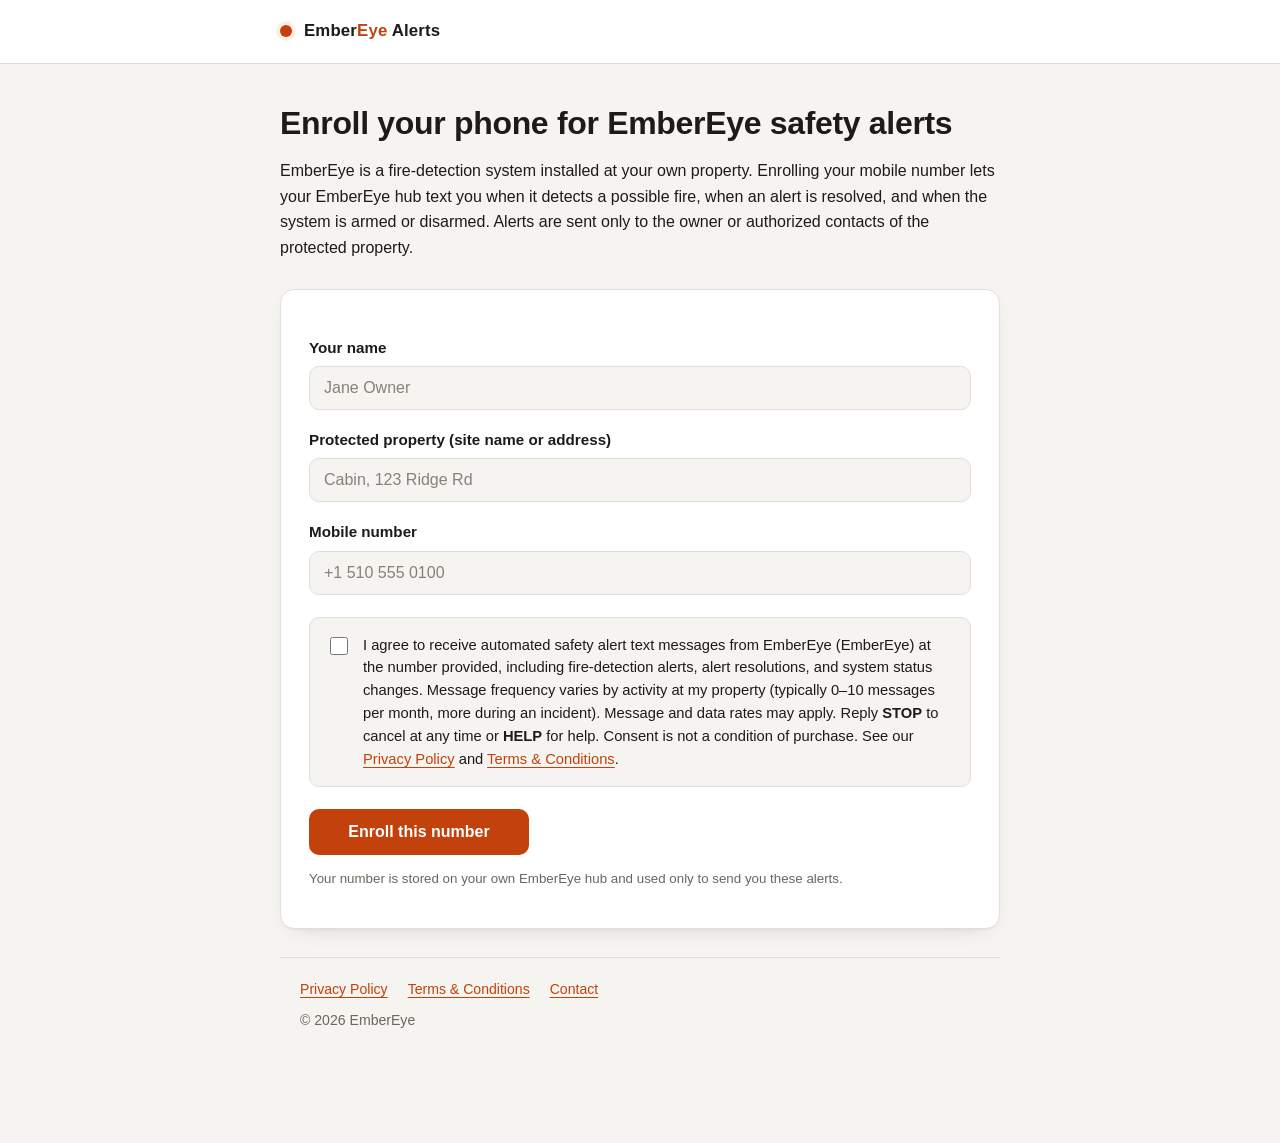
<file: index.html>
<!doctype html>
<html lang="en">
<head>
<meta charset="utf-8">
<meta name="viewport" content="width=device-width,initial-scale=1">
<title>EmberEye Alerts — SMS enrollment</title>
<link rel="stylesheet" href="style.css">
</head>
<body>
<header><div class="brand"><b>Ember<span>Eye</span> Alerts</b></div></header>
<main>

<h1>Enroll your phone for EmberEye safety alerts</h1>
<p>EmberEye is a fire-detection system installed at your own property. Enrolling your mobile number lets your EmberEye hub text you when it detects a possible fire, when an alert is resolved, and when the system is armed or disarmed. Alerts are sent only to the owner or authorized contacts of the protected property.</p>

<form id="optin" class="card" onsubmit="return submitForm(event)">
  <label for="name">Your name</label>
  <input id="name" type="text" required autocomplete="name" placeholder="Jane Owner">

  <label for="site">Protected property (site name or address)</label>
  <input id="site" type="text" required placeholder="Cabin, 123 Ridge Rd">

  <label for="phone">Mobile number</label>
  <input id="phone" type="tel" required autocomplete="tel" placeholder="+1 510 555 0100" pattern="^\+?[0-9 ()\-]{10,20}$">

  <label class="consent"><input id="consent" type="checkbox" required>
    <span>I agree to receive automated safety alert text messages from EmberEye (EmberEye) at the number provided, including fire-detection alerts, alert resolutions, and system status changes. Message frequency varies by activity at my property (typically 0–10 messages per month, more during an incident). Message and data rates may apply. Reply <strong>STOP</strong> to cancel at any time or <strong>HELP</strong> for help. Consent is not a condition of purchase. See our <a href="privacy.html">Privacy Policy</a> and <a href="terms.html">Terms &amp; Conditions</a>.</span>
  </label>

  <button type="submit">Enroll this number</button>
  <p class="muted"><small>Your number is stored on your own EmberEye hub and used only to send you these alerts.</small></p>
</form>

<div id="done" class="card hidden">
  <h2>You're enrolled</h2>
  <p>Thanks, <span id="done-name"></span>. We've recorded <strong id="done-phone"></strong> for alerts from the EmberEye system at <span class="done-site"></span>.</p>
  <p>You will receive a confirmation text shortly:</p>
  <p class="card"><em>EmberEye Alerts: You're enrolled for safety alerts from your EmberEye system at <span class="done-site"></span>. Msg frequency varies. Msg &amp; data rates may apply. Reply HELP for help, STOP to cancel.</em></p>
  <p class="muted"><small>Didn't get it within a few minutes? Check that the number is correct, then contact <a href="mailto:conormccaulley@gmail.com">conormccaulley@gmail.com</a>.</small></p>
</div>

<footer>
  <a href="privacy.html">Privacy Policy</a>
  <a href="terms.html">Terms &amp; Conditions</a>
  <a href="mailto:conormccaulley@gmail.com">Contact</a>
  <div>© 2026 EmberEye</div>
</footer>
</main>
<script>
function submitForm(e){
  e.preventDefault();
  document.getElementById('done-name').textContent=document.getElementById('name').value;
  document.getElementById('done-phone').textContent=document.getElementById('phone').value;
  document.querySelectorAll('.done-site').forEach(function(el){el.textContent=document.getElementById('site').value;});
  document.getElementById('optin').classList.add('hidden');
  document.getElementById('done').classList.remove('hidden');
  window.scrollTo(0,0);
  return false;
}
</script>
</body>
</html>
</file>
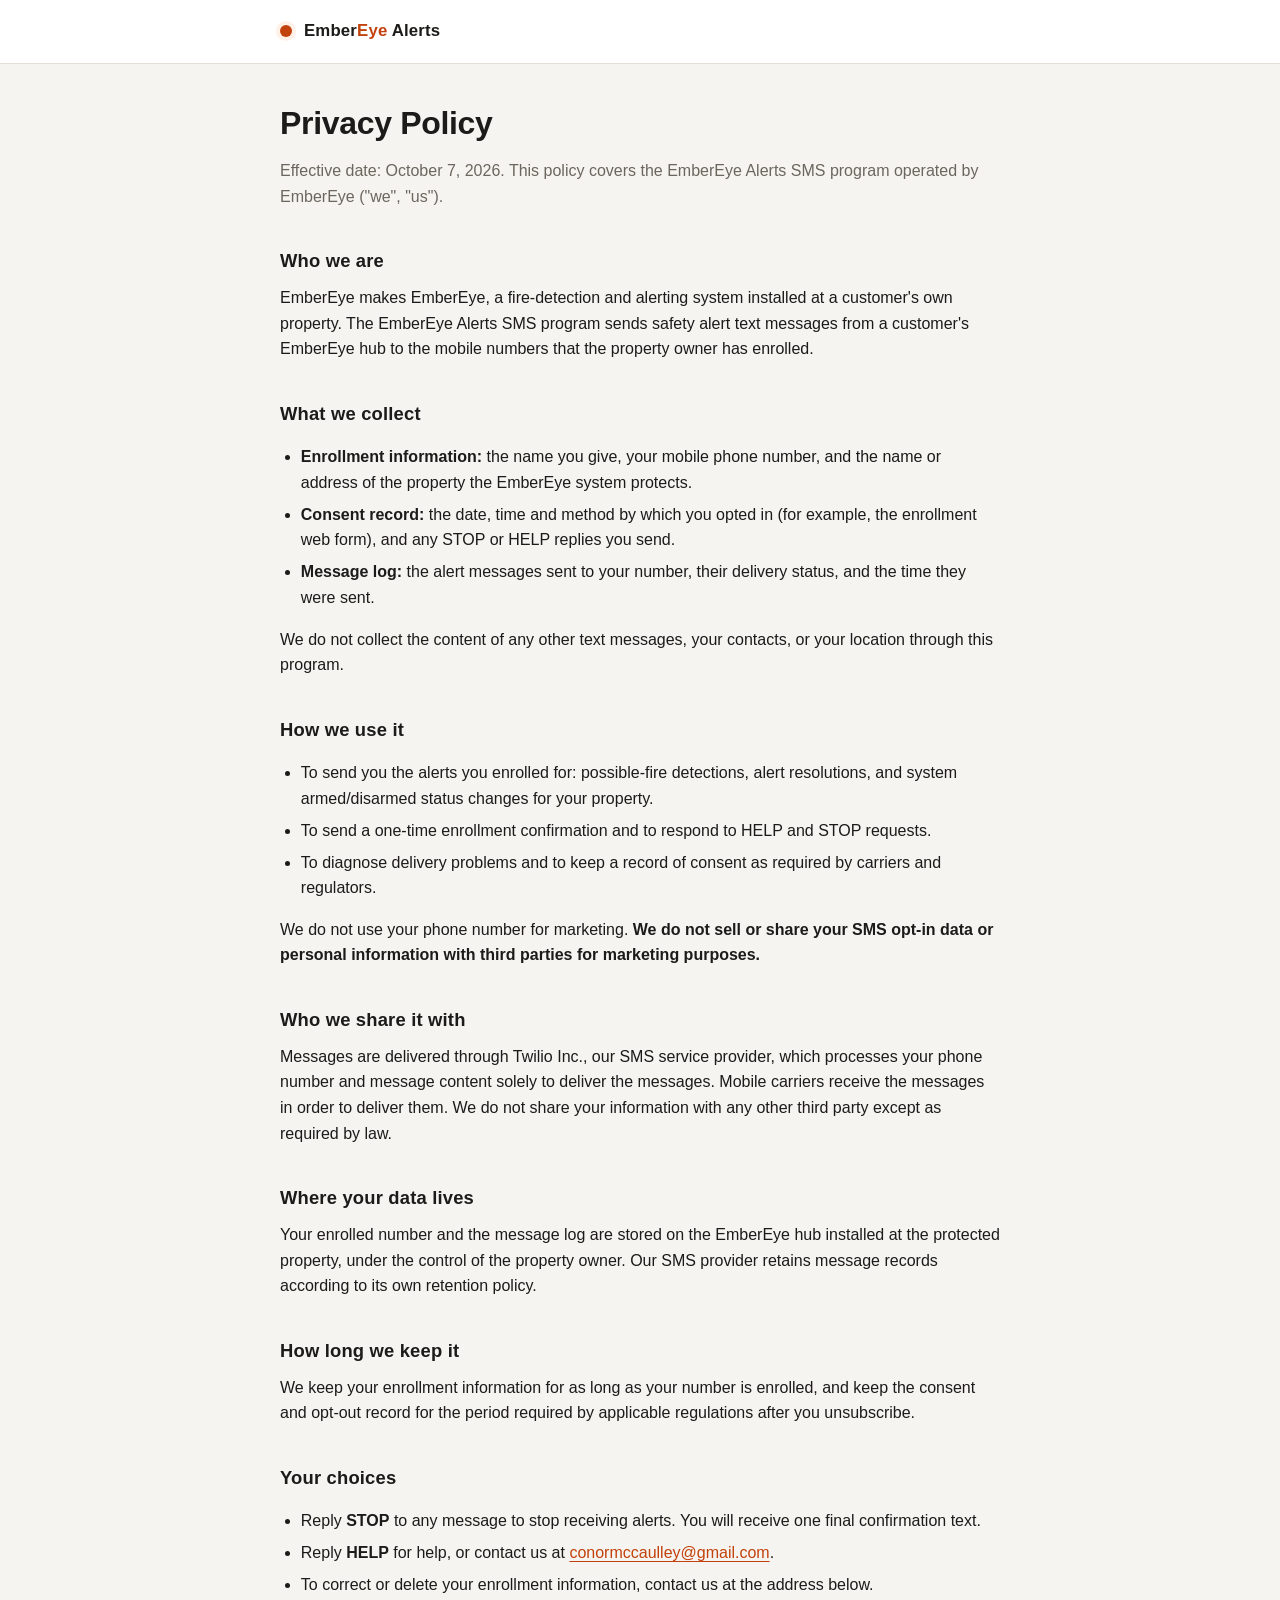
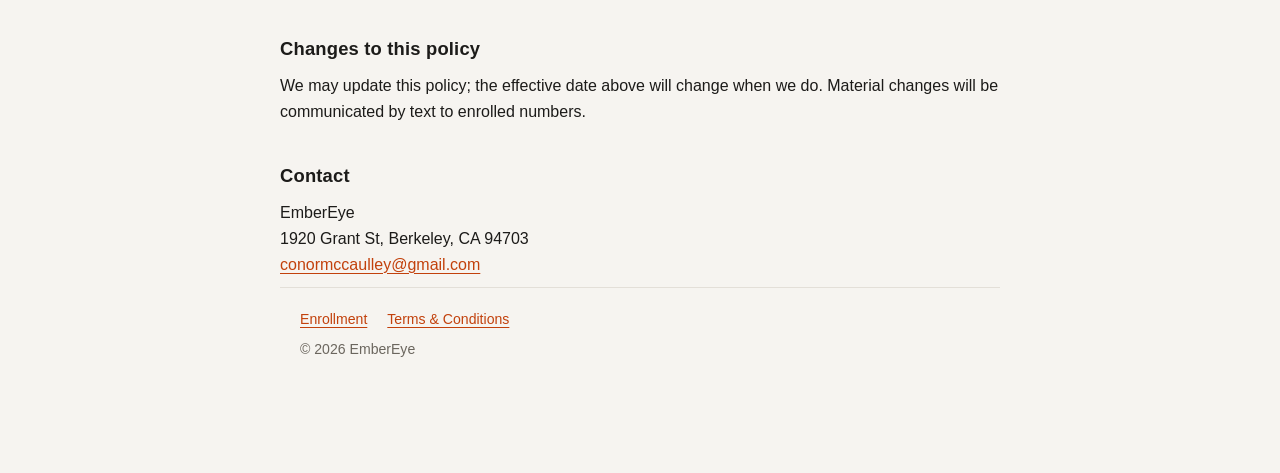
<file: privacy.html>
<!doctype html>
<html lang="en">
<head>
<meta charset="utf-8">
<meta name="viewport" content="width=device-width,initial-scale=1">
<title>Privacy Policy — EmberEye Alerts</title>
<link rel="stylesheet" href="style.css">
</head>
<body>
<header><div class="brand"><b>Ember<span>Eye</span> Alerts</b></div></header>
<main>

<h1>Privacy Policy</h1>
<p class="muted">Effective date: October 7, 2026. This policy covers the EmberEye Alerts SMS program operated by EmberEye ("we", "us").</p>

<h2>Who we are</h2>
<p>EmberEye makes EmberEye, a fire-detection and alerting system installed at a customer's own property. The EmberEye Alerts SMS program sends safety alert text messages from a customer's EmberEye hub to the mobile numbers that the property owner has enrolled.</p>

<h2>What we collect</h2>
<ul>
  <li><strong>Enrollment information:</strong> the name you give, your mobile phone number, and the name or address of the property the EmberEye system protects.</li>
  <li><strong>Consent record:</strong> the date, time and method by which you opted in (for example, the enrollment web form), and any STOP or HELP replies you send.</li>
  <li><strong>Message log:</strong> the alert messages sent to your number, their delivery status, and the time they were sent.</li>
</ul>
<p>We do not collect the content of any other text messages, your contacts, or your location through this program.</p>

<h2>How we use it</h2>
<ul>
  <li>To send you the alerts you enrolled for: possible-fire detections, alert resolutions, and system armed/disarmed status changes for your property.</li>
  <li>To send a one-time enrollment confirmation and to respond to HELP and STOP requests.</li>
  <li>To diagnose delivery problems and to keep a record of consent as required by carriers and regulators.</li>
</ul>
<p>We do not use your phone number for marketing. <strong>We do not sell or share your SMS opt-in data or personal information with third parties for marketing purposes.</strong></p>

<h2>Who we share it with</h2>
<p>Messages are delivered through Twilio Inc., our SMS service provider, which processes your phone number and message content solely to deliver the messages. Mobile carriers receive the messages in order to deliver them. We do not share your information with any other third party except as required by law.</p>

<h2>Where your data lives</h2>
<p>Your enrolled number and the message log are stored on the EmberEye hub installed at the protected property, under the control of the property owner. Our SMS provider retains message records according to its own retention policy.</p>

<h2>How long we keep it</h2>
<p>We keep your enrollment information for as long as your number is enrolled, and keep the consent and opt-out record for the period required by applicable regulations after you unsubscribe.</p>

<h2>Your choices</h2>
<ul>
  <li>Reply <strong>STOP</strong> to any message to stop receiving alerts. You will receive one final confirmation text.</li>
  <li>Reply <strong>HELP</strong> for help, or contact us at <a href="mailto:conormccaulley@gmail.com">conormccaulley@gmail.com</a>.</li>
  <li>To correct or delete your enrollment information, contact us at the address below.</li>
</ul>

<h2>Changes to this policy</h2>
<p>We may update this policy; the effective date above will change when we do. Material changes will be communicated by text to enrolled numbers.</p>

<h2>Contact</h2>
<p>EmberEye<br>1920 Grant St, Berkeley, CA 94703<br><a href="mailto:conormccaulley@gmail.com">conormccaulley@gmail.com</a></p>

<footer>
  <a href="index.html">Enrollment</a>
  <a href="terms.html">Terms &amp; Conditions</a>
  <div>© 2026 EmberEye</div>
</footer>
</main>
</body>
</html>
</file>
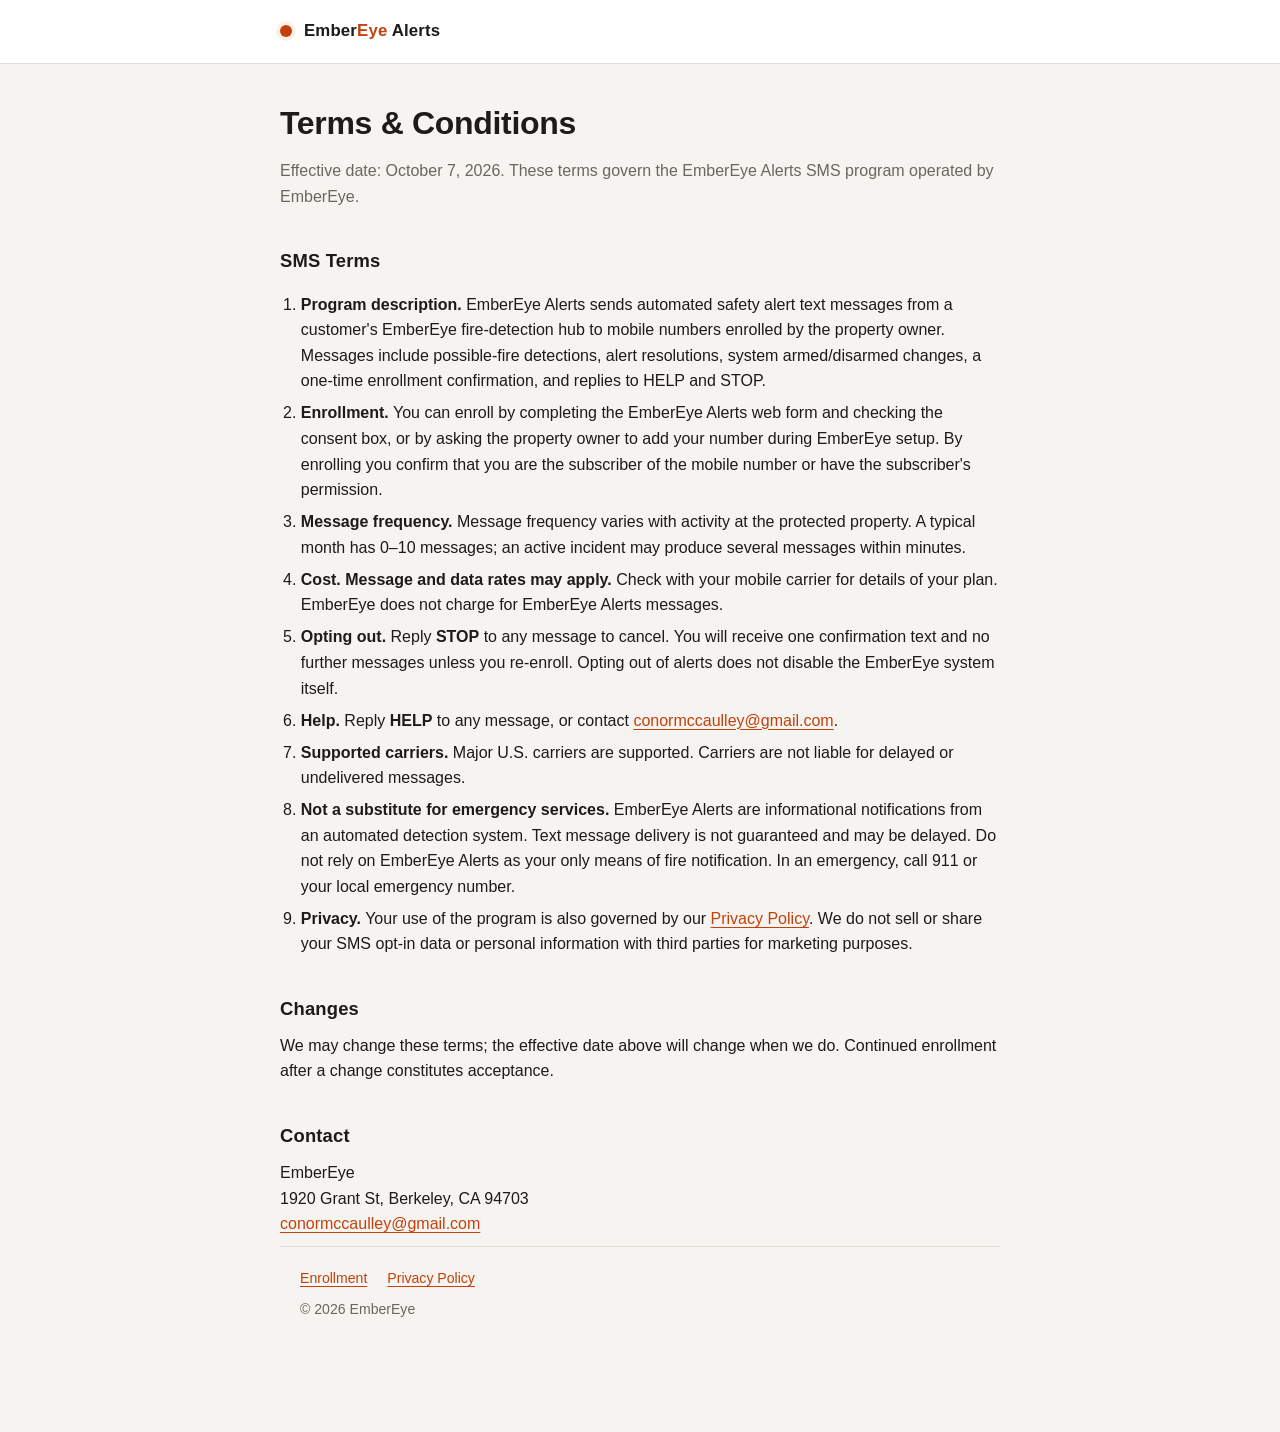
<file: terms.html>
<!doctype html>
<html lang="en">
<head>
<meta charset="utf-8">
<meta name="viewport" content="width=device-width,initial-scale=1">
<title>Terms &amp; Conditions — EmberEye Alerts</title>
<link rel="stylesheet" href="style.css">
</head>
<body>
<header><div class="brand"><b>Ember<span>Eye</span> Alerts</b></div></header>
<main>

<h1>Terms &amp; Conditions</h1>
<p class="muted">Effective date: October 7, 2026. These terms govern the EmberEye Alerts SMS program operated by EmberEye.</p>

<h2>SMS Terms</h2>
<ol>
  <li><strong>Program description.</strong> EmberEye Alerts sends automated safety alert text messages from a customer's EmberEye fire-detection hub to mobile numbers enrolled by the property owner. Messages include possible-fire detections, alert resolutions, system armed/disarmed changes, a one-time enrollment confirmation, and replies to HELP and STOP.</li>
  <li><strong>Enrollment.</strong> You can enroll by completing the EmberEye Alerts web form and checking the consent box, or by asking the property owner to add your number during EmberEye setup. By enrolling you confirm that you are the subscriber of the mobile number or have the subscriber's permission.</li>
  <li><strong>Message frequency.</strong> Message frequency varies with activity at the protected property. A typical month has 0–10 messages; an active incident may produce several messages within minutes.</li>
  <li><strong>Cost.</strong> <strong>Message and data rates may apply.</strong> Check with your mobile carrier for details of your plan. EmberEye does not charge for EmberEye Alerts messages.</li>
  <li><strong>Opting out.</strong> Reply <strong>STOP</strong> to any message to cancel. You will receive one confirmation text and no further messages unless you re-enroll. Opting out of alerts does not disable the EmberEye system itself.</li>
  <li><strong>Help.</strong> Reply <strong>HELP</strong> to any message, or contact <a href="mailto:conormccaulley@gmail.com">conormccaulley@gmail.com</a>.</li>
  <li><strong>Supported carriers.</strong> Major U.S. carriers are supported. Carriers are not liable for delayed or undelivered messages.</li>
  <li><strong>Not a substitute for emergency services.</strong> EmberEye Alerts are informational notifications from an automated detection system. Text message delivery is not guaranteed and may be delayed. Do not rely on EmberEye Alerts as your only means of fire notification. In an emergency, call 911 or your local emergency number.</li>
  <li><strong>Privacy.</strong> Your use of the program is also governed by our <a href="privacy.html">Privacy Policy</a>. We do not sell or share your SMS opt-in data or personal information with third parties for marketing purposes.</li>
</ol>

<h2>Changes</h2>
<p>We may change these terms; the effective date above will change when we do. Continued enrollment after a change constitutes acceptance.</p>

<h2>Contact</h2>
<p>EmberEye<br>1920 Grant St, Berkeley, CA 94703<br><a href="mailto:conormccaulley@gmail.com">conormccaulley@gmail.com</a></p>

<footer>
  <a href="index.html">Enrollment</a>
  <a href="privacy.html">Privacy Policy</a>
  <div>© 2026 EmberEye</div>
</footer>
</main>
</body>
</html>
</file>
<file: style.css>
:root{
  --bg:#f6f4f0;--surface:#ffffff;--fg:#1c1b19;--muted:#6b665e;--line:#e3dfd8;
  --accent:#c2410c;--accent-dark:#9a3412;--accent-soft:#fff1e8;--focus:rgba(194,65,12,.25);
}
@media (prefers-color-scheme:dark){:root{
  --bg:#121110;--surface:#1b1a18;--fg:#f1efea;--muted:#a39d93;--line:#2e2b27;
  --accent:#fb923c;--accent-dark:#f97316;--accent-soft:#2a1d14;--focus:rgba(251,146,60,.3);
}}
*{box-sizing:border-box}
html{-webkit-text-size-adjust:100%}
body{margin:0;background:var(--bg);color:var(--fg);
  font:16px/1.6 -apple-system,BlinkMacSystemFont,"Segoe UI",Inter,Roboto,Helvetica,Arial,sans-serif}

/* top band */
header{background:var(--surface);border-bottom:1px solid var(--line)}
header .brand{max-width:760px;margin:0 auto;padding:18px 20px;display:flex;align-items:center;gap:12px;
  font-weight:700;font-size:1.05rem;letter-spacing:.01em}
header .brand::before{content:"";width:12px;height:12px;border-radius:50%;background:var(--accent);
  box-shadow:0 0 0 4px var(--accent-soft)}
header .brand b{font-weight:700}header .brand span{color:var(--accent)}

main{max-width:760px;margin:0 auto;padding:40px 20px 72px}
h1{font-size:2rem;line-height:1.2;letter-spacing:-.01em;margin:0 0 .5em}
h2{font-size:1.15rem;margin:2em 0 .5em;letter-spacing:.01em}
p{margin:.6em 0}
.muted,small{color:var(--muted)}
a{color:var(--accent);text-decoration-thickness:1px;text-underline-offset:3px}
a:hover{color:var(--accent-dark)}
ol,ul{padding-left:1.3em}li{margin:.4em 0}
li strong{color:var(--fg)}

.card{background:var(--surface);border:1px solid var(--line);border-radius:14px;padding:28px;margin:28px 0;
  box-shadow:0 1px 2px rgba(0,0,0,.04),0 8px 24px -16px rgba(0,0,0,.25)}
.card .card{box-shadow:none;background:var(--accent-soft);border-color:transparent;padding:16px 18px;margin:16px 0}

label{display:block;margin:18px 0 6px;font-weight:600;font-size:.95rem}
input[type=text],input[type=tel]{width:100%;padding:12px 14px;font-size:1rem;border:1px solid var(--line);
  border-radius:10px;background:var(--bg);color:var(--fg);transition:border-color .15s,box-shadow .15s}
input:focus{outline:none;border-color:var(--accent);box-shadow:0 0 0 4px var(--focus);background:var(--surface)}
input::placeholder{color:var(--muted);opacity:.8}

.consent{display:flex;gap:12px;align-items:flex-start;margin:22px 0;padding:16px;border:1px solid var(--line);
  border-radius:10px;background:var(--bg);font-weight:400;font-size:.92rem;line-height:1.55}
.consent input{margin-top:3px;width:18px;height:18px;flex:none;accent-color:var(--accent)}

button{background:var(--accent);color:#fff;border:0;border-radius:10px;padding:14px 22px;font-size:1rem;
  font-weight:600;cursor:pointer;width:100%;transition:background .15s,transform .05s}
button:hover{background:var(--accent-dark)}button:active{transform:translateY(1px)}
button:disabled{opacity:.5;cursor:not-allowed}
@media(min-width:560px){button{width:auto;min-width:220px}}

footer{max-width:760px;margin:0 auto;padding:20px 20px 40px;border-top:1px solid var(--line);
  font-size:.88rem;color:var(--muted);display:flex;flex-wrap:wrap;gap:8px 20px}
footer div{flex-basis:100%}
.hidden{display:none}
</file>
